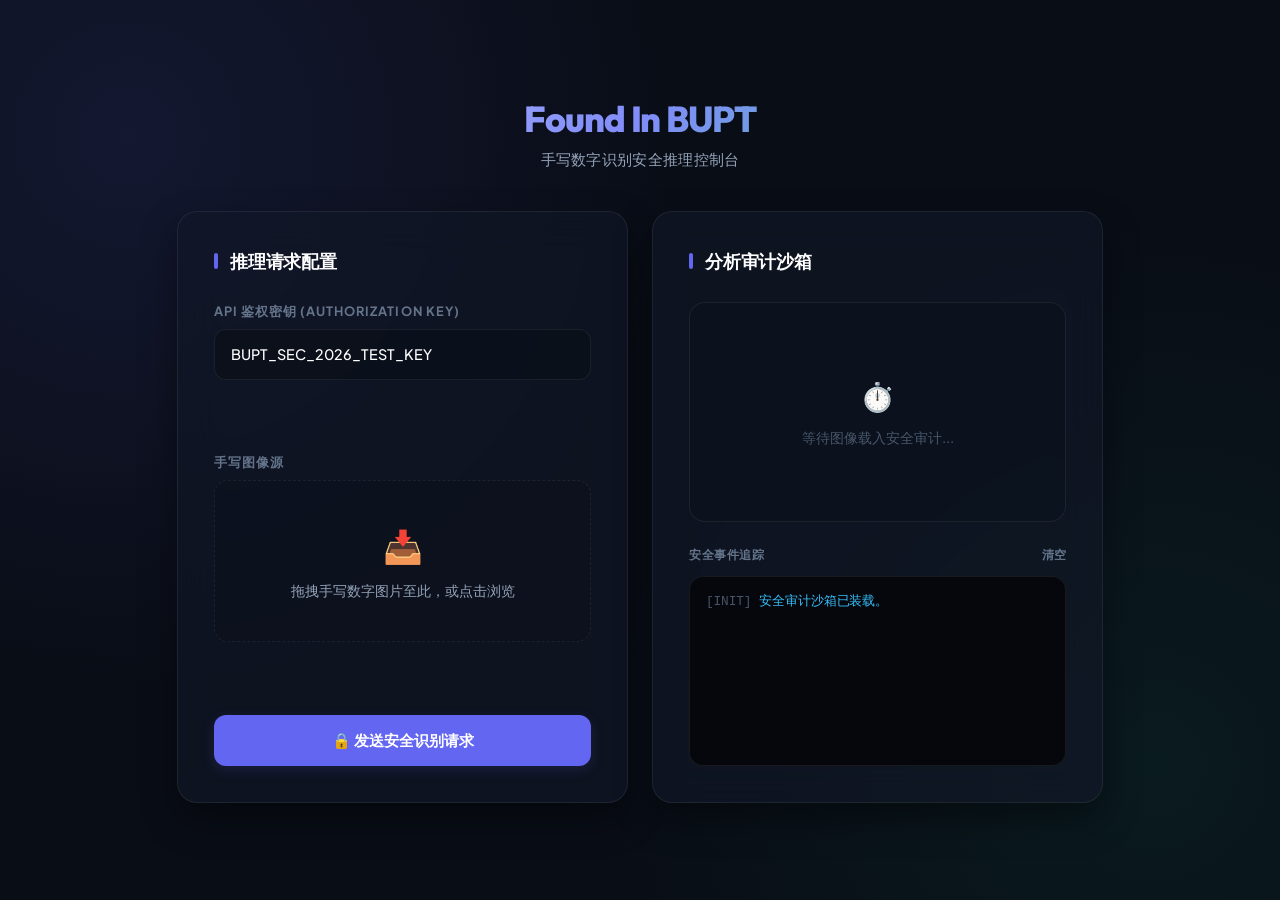
<file: test_client.html>
<!DOCTYPE html>
<html lang="zh-CN">
<head>
    <meta charset="UTF-8">
    <meta name="viewport" content="width=device-width, initial-scale=1.0">
    <title>手写数字分类安全推理平台</title>
    <!-- 引入 Outfit 现代字型与 Bootstrap 样式 -->
    <link href="https://fonts.googleapis.com/css2?family=Plus+Jakarta+Sans:wght@300;400;500;600;700;800&family=Outfit:wght@400;600;800&display=swap" rel="stylesheet">
    <link href="https://cdn.jsdelivr.net/npm/bootstrap@5.3.0/dist/css/bootstrap.min.css" rel="stylesheet">
    <style>
        :root {
            --primary: #6366F1;
            --primary-glow: rgba(99, 102, 241, 0.15);
            --emerald: #10B981;
            --emerald-glow: rgba(16, 185, 129, 0.2);
            --bg: #090D16;
            --card-bg: rgba(17, 24, 39, 0.65);
            --border: rgba(255, 255, 255, 0.07);
            --text-title: #FFFFFF;
            --text-body: #94A3B8;
            --danger: #EF4444;
            --danger-glow: rgba(239, 68, 68, 0.15);
        }

        body {
            font-family: 'Plus Jakarta Sans', system-ui, -apple-system, sans-serif;
            background-color: var(--bg);
            color: var(--text-title);
            min-height: 100vh;
            display: flex;
            flex-direction: column;
            justify-content: center;
            background-image: 
                radial-gradient(circle at 10% 15%, rgba(99, 102, 241, 0.12) 0%, transparent 40%),
                radial-gradient(circle at 90% 85%, rgba(16, 185, 129, 0.08) 0%, transparent 40%);
            padding: 2.5rem 1rem;
        }

        /* 极简高雅头部 */
        .header-section {
            text-align: center;
            margin-bottom: 2.5rem;
        }

        .brand-title {
            font-family: 'Outfit', sans-serif;
            font-weight: 800;
            font-size: 2.25rem;
            letter-spacing: -0.03em;
            background: linear-gradient(135deg, #C7D2FE 0%, #818CF8 50%, #34D399 100%);
            -webkit-background-clip: text;
            -webkit-text-fill-color: transparent;
            margin-bottom: 0.5rem;
        }

        .brand-subtitle {
            color: var(--text-body);
            font-size: 0.95rem;
            font-weight: 400;
            letter-spacing: 0.02em;
        }

        /* 高级卡片 */
        .glass-card {
            background: var(--card-bg);
            backdrop-filter: blur(20px);
            -webkit-backdrop-filter: blur(20px);
            border: 1px solid var(--border);
            border-radius: 20px;
            padding: 2.25rem;
            box-shadow: 0 16px 36px rgba(0, 0, 0, 0.4);
            display: flex;
            flex-direction: column;
            justify-content: space-between;
            transition: all 0.3s cubic-bezier(0.4, 0, 0.2, 1);
        }

        .glass-card:hover {
            border-color: rgba(255, 255, 255, 0.12);
            box-shadow: 0 20px 48px rgba(0, 0, 0, 0.5);
        }

        .section-header {
            font-size: 1.1rem;
            font-weight: 700;
            letter-spacing: -0.01em;
            margin-bottom: 1.75rem;
            display: flex;
            align-items: center;
            color: var(--text-title);
        }

        .section-header::before {
            content: '';
            display: inline-block;
            width: 4px;
            height: 16px;
            background: var(--primary);
            border-radius: 2px;
            margin-right: 0.75rem;
        }

        /* 纯黑极简输入框 */
        .input-group-label {
            font-size: 0.8rem;
            font-weight: 700;
            color: #64748B;
            text-transform: uppercase;
            letter-spacing: 0.08em;
            margin-bottom: 0.5rem;
        }

        .clean-input {
            background: rgba(10, 15, 26, 0.8);
            border: 1px solid var(--border);
            border-radius: 12px;
            color: var(--text-title) !important;
            padding: 0.85rem 1rem;
            font-size: 0.9rem;
            font-weight: 500;
            transition: all 0.2s ease;
        }

        .clean-input:focus {
            background: #0A0F1A;
            border-color: var(--primary);
            box-shadow: 0 0 0 3px var(--primary-glow);
            outline: none;
        }

        /* 极简流线型上传区 */
        .drop-area {
            border: 1.5px dashed var(--border);
            background: rgba(10, 15, 26, 0.3);
            border-radius: 14px;
            padding: 2.5rem 1rem;
            text-align: center;
            cursor: pointer;
            transition: all 0.25s ease;
            position: relative;
        }

        .drop-area:hover, .drop-area.drag-over {
            border-color: var(--primary);
            background: rgba(99, 102, 241, 0.03);
        }

        .drop-icon {
            font-size: 2rem;
            color: var(--primary);
            margin-bottom: 0.75rem;
        }

        .drop-text {
            font-size: 0.85rem;
            color: var(--text-body);
            font-weight: 500;
        }

        .preview-img {
            max-width: 100%;
            max-height: 160px;
            border-radius: 10px;
            border: 1px solid rgba(255, 255, 255, 0.08);
            box-shadow: 0 8px 24px rgba(0, 0, 0, 0.3);
            display: none;
            margin: 0.5rem auto 0 auto;
        }

        /* 发送按钮 */
        .btn-action {
            background: var(--primary);
            border: none;
            color: #FFFFFF;
            font-weight: 600;
            font-size: 0.95rem;
            padding: 0.9rem;
            border-radius: 12px;
            transition: all 0.2s ease;
            box-shadow: 0 4px 14px var(--primary-glow);
        }

        .btn-action:hover {
            background: #5558DD;
            transform: translateY(-1px);
            box-shadow: 0 6px 20px rgba(99, 102, 241, 0.3);
        }

        /* 优雅发光结果区 */
        .result-container {
            background: rgba(10, 15, 26, 0.4);
            border-radius: 16px;
            border: 1px solid var(--border);
            padding: 1.5rem;
            min-height: 220px;
            display: flex;
            flex-direction: column;
            justify-content: center;
            align-items: center;
            position: relative;
        }

        .digit-glow {
            font-family: 'Outfit', sans-serif;
            font-size: 5.5rem;
            font-weight: 800;
            line-height: 1;
            background: linear-gradient(135deg, #10B981 0%, #059669 100%);
            -webkit-background-clip: text;
            -webkit-text-fill-color: transparent;
            filter: drop-shadow(0 0 15px var(--emerald-glow));
            display: none;
            margin-bottom: 0.5rem;
        }

        .digit-glow.intercepted {
            background: linear-gradient(135deg, #EF4444 0%, #DC2626 100%);
            -webkit-background-clip: text;
            -webkit-text-fill-color: transparent;
            filter: drop-shadow(0 0 15px var(--danger-glow));
        }

        .status-badge {
            font-size: 0.85rem;
            font-weight: 700;
            color: var(--emerald);
            display: none;
            margin-bottom: 0.25rem;
        }

        .status-mode {
            font-size: 0.75rem;
            color: var(--text-body);
            display: none;
        }

        .progress-track {
            height: 6px;
            background: rgba(255, 255, 255, 0.06);
            border-radius: 3px;
            width: 70%;
            margin-top: 1rem;
            overflow: hidden;
            display: none;
        }

        .progress-bar-fill {
            height: 100%;
            background: var(--emerald);
            width: 0%;
            transition: width 0.4s ease;
        }

        /* 纯黑黑客风格终端 */
        .terminal-panel {
            background: #05070C;
            border: 1px solid var(--border);
            border-radius: 14px;
            padding: 1rem;
            font-family: 'Courier New', Courier, monospace;
            font-size: 0.8rem;
            height: 190px;
            overflow-y: auto;
            color: #E2E8F0;
        }

        .terminal-header {
            display: flex;
            justify-content: space-between;
            align-items: center;
            margin-bottom: 0.75rem;
        }

        .terminal-title {
            font-size: 0.75rem;
            font-weight: 700;
            color: #64748B;
            text-transform: uppercase;
            letter-spacing: 0.05em;
        }

        .btn-clear {
            background: none;
            border: none;
            color: #64748B;
            font-size: 0.75rem;
            font-weight: 600;
            padding: 0;
            transition: color 0.15s ease;
        }

        .btn-clear:hover {
            color: var(--text-title);
        }

        .terminal-line {
            margin-bottom: 0.35rem;
            line-height: 1.4;
            letter-spacing: -0.01em;
        }

        .t-time {
            color: #475569;
            margin-right: 0.5rem;
        }

        .t-success { color: var(--emerald); }
        .t-warning { color: #FBBF24; }
        .t-danger { color: var(--danger); }
        .t-info { color: #38BDF8; }
    </style>
</head>
<body>

<div class="container py-3">
    <!-- 极简头部 -->
    <div class="header-section">
        <h1 class="brand-title">Found In BUPT</h1>
        <p class="brand-subtitle">手写数字识别安全推理控制台</p>
    </div>

    <!-- 卡片对称双栏布局 -->
    <div class="row g-4 justify-content-center align-items-stretch">
        <!-- 左侧：输入配置 -->
        <div class="col-lg-5 d-flex">
            <div class="glass-card w-100">
                <div class="section-header">推理请求配置</div>
                
                <form id="upload-form" onsubmit="event.preventDefault();" class="d-flex flex-column h-100 justify-content-between">
                    <!-- API Key -->
                    <div class="mb-4">
                        <div class="input-group-label">API 鉴权密钥 (Authorization Key)</div>
                        <input type="text" id="apiKeyInput" class="form-control clean-input" placeholder="输入 Bearer Token" value="BUPT_SEC_2026_TEST_KEY">
                    </div>

                    <!-- 拖拽上传 -->
                    <div class="mb-4 flex-grow-1 d-flex flex-column justify-content-center">
                        <div class="input-group-label">手写图像源</div>
                        <div class="drop-area" id="dropArea" onclick="document.getElementById('fileInput').click();">
                            <div class="drop-icon">📥</div>
                            <span class="drop-text d-block">拖拽手写数字图片至此，或点击浏览</span>
                            <input type="file" id="fileInput" accept=".png,.jpg,.jpeg" style="display: none;">
                            <img id="previewImage" class="preview-img mx-auto" alt="预览">
                        </div>
                    </div>

                    <!-- 提交按钮 -->
                    <button class="btn btn-action w-100" id="predictBtn" onclick="sendPrediction();">
                        🔒 发送安全识别请求
                    </button>
                </form>
            </div>
        </div>

        <!-- 右侧：审计与输出 -->
        <div class="col-lg-5 d-flex">
            <div class="glass-card w-100">
                <div class="section-header">分析审计沙箱</div>
                
                <!-- 结果区 -->
                <div class="result-container" id="resultContainer">
                    <div class="text-center py-4" id="placeholderText" style="color: #475569;">
                        <span class="d-block fs-3 mb-2">⏱️</span>
                        <span style="font-size: 0.85rem; font-weight: 500;">等待图像载入安全审计...</span>
                    </div>
                    
                    <div class="digit-glow" id="digitDisplay"></div>
                    <div class="status-badge" id="resultStatus"></div>
                    <div class="status-mode" id="resultMode"></div>
                    
                    <div class="progress-track" id="progressBar">
                        <div class="progress-bar-fill" id="progressFill"></div>
                    </div>
                </div>

                <!-- 黑客终端日志 -->
                <div class="mt-4">
                    <div class="terminal-header">
                        <span class="terminal-title">安全事件追踪</span>
                        <button class="btn-clear" onclick="clearLogs();">清空</button>
                    </div>
                    <div class="terminal-panel" id="terminalPanel">
                        <div class="terminal-line t-info"><span class="t-time">[INIT]</span>安全审计沙箱已装载。</div>
                    </div>
                </div>
            </div>
        </div>
    </div>
</div>

<script>
    const dropArea = document.getElementById('dropArea');
    const fileInput = document.getElementById('fileInput');
    const previewImage = document.getElementById('previewImage');
    let activeFile = null;

    // 拖拽事件
    ['dragenter', 'dragover'].forEach(eventName => {
        dropArea.addEventListener(eventName, (e) => {
            e.preventDefault();
            dropArea.classList.add('drag-over');
        }, false);
    });

    ['dragleave', 'drop'].forEach(eventName => {
        dropArea.addEventListener(eventName, (e) => {
            e.preventDefault();
            dropArea.classList.remove('drag-over');
        }, false);
    });

    dropArea.addEventListener('drop', (e) => {
        const files = e.dataTransfer.files;
        if (files.length > 0) {
            handleFileSelection(files[0]);
        }
    }, false);

    fileInput.addEventListener('change', (e) => {
        if (fileInput.files.length > 0) {
            handleFileSelection(fileInput.files[0]);
        }
    });

    function handleFileSelection(file) {
        activeFile = file;
        addLog(`载入源文件: "${file.name}" (${(file.size / 1024).toFixed(1)} KB)`, 'info');

        const reader = new FileReader();
        reader.onload = function(e) {
            previewImage.src = e.target.result;
            previewImage.style.display = 'block';
            document.querySelector('#dropArea .drop-icon').style.display = 'none';
            document.querySelector('#dropArea .drop-text').style.display = 'none';
        }
        reader.readAsDataURL(file);
    }

    // 日志系统
    function addLog(msg, type = 'info') {
        const panel = document.getElementById('terminalPanel');
        const time = new Date().toLocaleTimeString('zh-CN', { hour12: false });
        const line = document.createElement('div');
        line.className = `terminal-line t-${type}`;
        line.innerHTML = `<span class="t-time">[${time}]</span> ${escapeHTML(msg)}`;
        panel.appendChild(line);
        panel.scrollTop = panel.scrollHeight;
    }

    function clearLogs() {
        document.getElementById('terminalPanel').innerHTML = '';
        addLog('沙箱日志清除成功。', 'info');
    }

    function escapeHTML(str) {
        return str.replace(/[&<>'"]/g, 
            t => ({ '&': '&amp;', '<': '&lt;', '>': '&gt;', "'": '&#39;', '"': '&quot;' }[t] || t)
        );
    }

    // 图像识别发送
    async function sendPrediction() {
        if (!activeFile) {
            alert('请先载入一张手写数字图片！');
            addLog('拦截阻断: 请求缺少输入源图像。', 'warning');
            return;
        }

        const apiKey = document.getElementById('apiKeyInput').value.trim();
        addLog(`发起推理，校验 API 令牌: "${apiKey ? 'Bearer ******' : 'NULL'}"`, 'info');

        const formData = new FormData();
        formData.append('image', activeFile);

        // 重置 UI
        document.getElementById('placeholderText').style.display = 'block';
        document.getElementById('digitDisplay').style.display = 'none';
        document.getElementById('digitDisplay').classList.remove('intercepted');
        document.getElementById('resultStatus').style.display = 'none';
        document.getElementById('resultMode').style.display = 'none';
        document.getElementById('progressBar').style.display = 'none';

        try {
            const response = await fetch('http://127.0.0.1:5000/api/predict', {
                method: 'POST',
                headers: {
                    'Authorization': apiKey ? `Bearer ${apiKey}` : ''
                },
                body: formData
            });

            const data = await response.json();

            document.getElementById('placeholderText').style.display = 'none';

            if (response.ok && data.success) {
                addLog(`✨ 审计通过。判定结果: ${data.predicted_digit} (置信度: ${(data.confidence * 100).toFixed(1)}%)`, 'success');
                addLog(`[推理引擎] 当前运行模式: ${data.mode}`, 'info');

                const digitDisplay = document.getElementById('digitDisplay');
                digitDisplay.textContent = data.predicted_digit;
                digitDisplay.style.display = 'block';

                const statusEl = document.getElementById('resultStatus');
                statusEl.textContent = `判定成功 (置信度: ${(data.confidence * 100).toFixed(1)}%)`;
                statusEl.className = "status-badge text-success";
                statusEl.style.display = 'block';

                const modeEl = document.getElementById('resultMode');
                modeEl.textContent = `推理模式: ${data.mode === 'REAL_CNN_INFERENCE' ? '深度神经网络' : '沙箱安全模拟'}`;
                modeEl.style.display = 'block';

                document.getElementById('progressBar').style.display = 'block';
                document.getElementById('progressFill').style.width = `${data.confidence * 100}%`;
                
            } else {
                addLog(`🛡️ 安全安检拦截！拦截状态: ${response.status}`, 'danger');
                addLog(`[防御原因] [${data.error_type || 'SECURITY_ALERT'}] ${data.message}`, 'danger');
                
                const digitDisplay = document.getElementById('digitDisplay');
                digitDisplay.textContent = '🛡️';
                digitDisplay.classList.add('intercepted');
                digitDisplay.style.display = 'block';

                const statusEl = document.getElementById('resultStatus');
                statusEl.textContent = '安全加固防御拦截';
                statusEl.className = "status-badge text-danger";
                statusEl.style.display = 'block';

                const modeEl = document.getElementById('resultMode');
                modeEl.textContent = `策略组: ${data.error_type || '防御阻断'}`;
                modeEl.style.display = 'block';
            }
        } catch (err) {
            addLog(`🚨 通信链路故障！请确认本地 Flask 安全 API 服务是否在运行。`, 'danger');
            alert('无法建立与本地 Flask 安全 API 服务的连接，请确认 Python 服务已开启！');
        }
    }
</script>
</body>
</html>
</file>
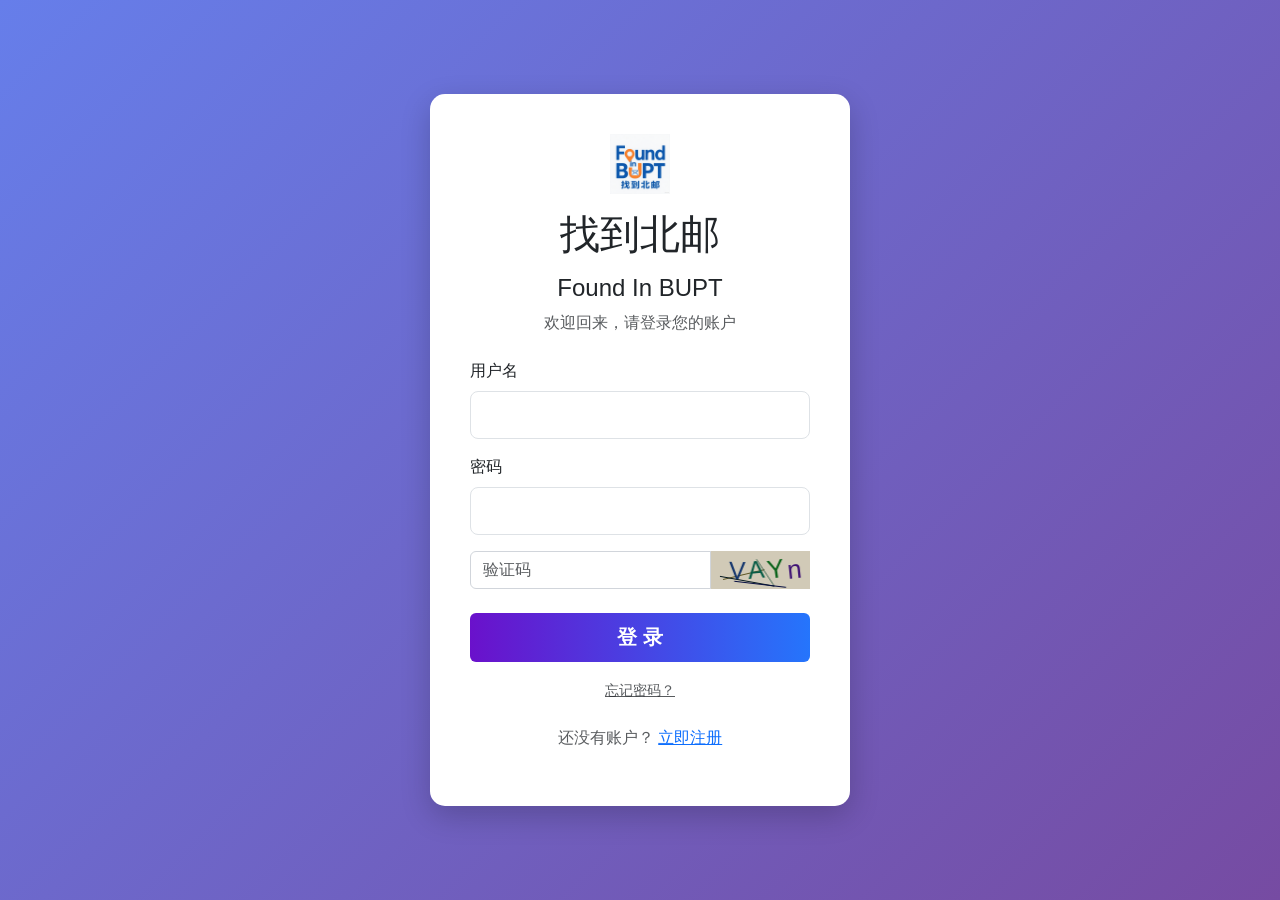
<file: 成员代码/詹冲-校园失物招领平台/frontend/login.html>
<!DOCTYPE html>
<html lang="zh-CN">
<head>
    <meta charset="UTF-8">
    <meta name="viewport" content="width=device-width, initial-scale=1.0">
    <title>登录 - 找到北邮 Found In BUPT</title>
    <link rel="icon" type="image/jpeg" href="assets/images/logo.jpg">
    
    <link href="https://cdn.jsdelivr.net/npm/bootstrap@5.3.3/dist/css/bootstrap.min.css" rel="stylesheet">
    <link rel="stylesheet" href="https://cdnjs.cloudflare.com/ajax/libs/font-awesome/6.5.1/css/all.min.css">
    
    <link rel="stylesheet" href="assets/css/style.css"> 
    <link rel="stylesheet" href="assets/css/login.css">
</head>
<body>
    <div class="auth-card">
        <div class="auth-form">
            <form id="login-form" class="needs-validation" novalidate>
                <div class="text-center mb-4">
                    <img src="assets/images/logo.jpg" alt="找到北邮标志" class="auth-logo">
                    <h1 class="mt-3">找到北邮</h1>
                    <h4 class="mt-3">Found In BUPT</h4>
                    <p class="text-muted">欢迎回来，请登录您的账户</p>
                </div>

                <div class="mb-3">
                    <label for="username" class="form-label">用户名</label>
                    <input type="text" class="form-control form-control-lg" id="username" name="username" required>
                    <div class="invalid-feedback">请输入您的用户名。</div>
                </div>

                <div class="mb-3 password-wrapper">
                    <label for="password" class="form-label">密码</label>
                    <input type="password" class="form-control form-control-lg" id="password" name="password" required>
                </div>

                <div class="input-group mb-3">
                    <input type="text" class="form-control captcha-input" id="login-captcha-input" placeholder="验证码" required>
                    <canvas id="login-captcha-img"
                        class="captcha-canvas"
                        title="点击刷新验证码">
                    </canvas>
                </div>

                <div class="d-grid mt-4">
                    <button type="submit" class="btn btn-primary btn-lg">登 录</button>
                </div>

                <div class="text-center mt-3">
                    <a href="#" id="forgot-password-link" class="text-muted small">忘记密码？</a>
                </div>

                <p class="mt-4 text-center text-muted">
                    还没有账户？ <a href="register.html">立即注册</a>
                </p>
            </form>
        </div>
    </div>

    <div id="toast" class="toast hidden"></div>

    <div id="forgot-password-modal" class="modal-backdrop hidden">
        <div class="modal-content modal-content-md">
            <h3 class="modal-title">找回密码</h3>
            <form id="forgot-password-form">
                <div id="fp-step-1">
                    <label for="fp-username" class="form-label">请输入您的用户名</label>
                    <div class="input-group">
                        <input type="text" id="fp-username" class="form-control" required>
                        <button type="button" id="fp-get-question-btn" class="btn btn-support">获取安全问题</button>
                    </div>
                </div>
                <div id="fp-step-2" class="hidden">
                    <div class="mb-3">
                        <label class="form-label">您的安全问题是:</label>
                        <p id="fp-question-display" class="form-control-plaintext bg-light p-2 rounded"></p>
                    </div>
                    <div class="mb-3">
                        <label for="fp-answer" class="form-label">请输入答案</label>
                        <input type="text" id="fp-answer" class="form-control" required>
                    </div>
                    <hr class="my-4">
                    <div class="mb-3">
                        <label for="fp-new-password" class="form-label">新密码</label>
                        <input type="password" id="fp-new-password" class="form-control" required minlength="6">
                    </div>
                    <div class="mb-3">
                        <label for="fp-confirm-password" class="form-label">确认新密码</label>
                        <input type="password" id="fp-confirm-password" class="form-control" required>
                    </div>
                </div>
                <div class="modal-actions">
                    <button type="button" class="btn btn-secondary" onclick="closeModal('forgot-password-modal')">取消</button>
                    <button type="submit" class="btn btn-primary" id="fp-submit-btn" disabled>确认重置</button>
                </div>
            </form>
        </div>
    </div>

    <script src="assets/js/script.js"></script>
</body>
</html>
</file>
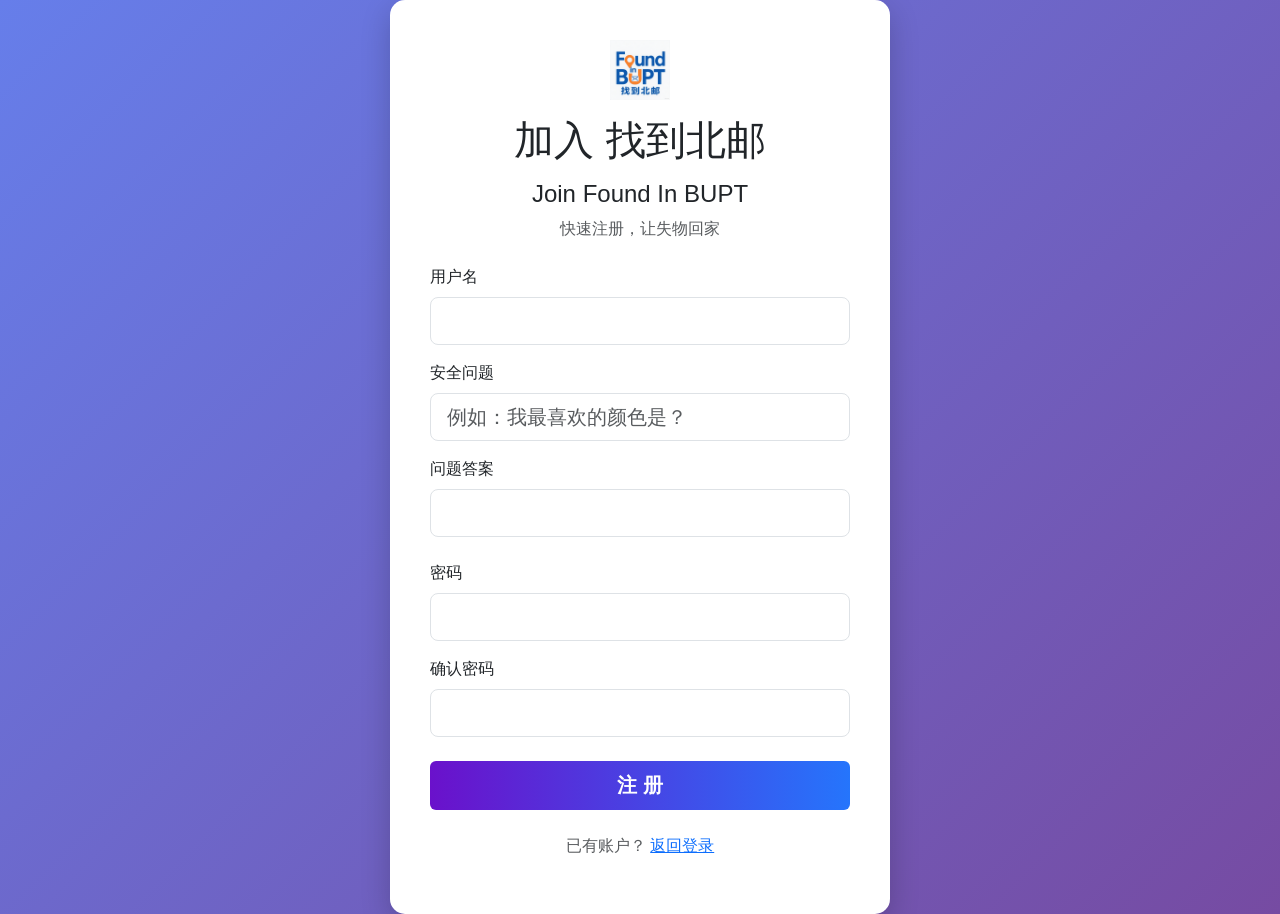
<file: 成员代码/詹冲-校园失物招领平台/frontend/register.html>
<!DOCTYPE html>
<html lang="zh-CN">
<head>
    <meta charset="UTF-8">
    <meta name="viewport" content="width=device-width, initial-scale=1.0">
    <title>注册 - 找到北邮 Found In BUPT</title>
    <link rel="icon" type="image/jpeg" href="assets/images/logo.jpg">

    <link href="https://cdn.jsdelivr.net/npm/bootstrap@5.3.3/dist/css/bootstrap.min.css" rel="stylesheet">
    <link rel="stylesheet" href="https://cdnjs.cloudflare.com/ajax/libs/font-awesome/6.5.1/css/all.min.css">

    <link rel="stylesheet" href="assets/css/style.css"> 
    <link rel="stylesheet" href="assets/css/register.css">
</head>
<body>
    <div class="auth-card">
        <div class="auth-form">
            <form id="register-form" class="needs-validation" novalidate>
                 <div class="text-center mb-4">
                    <img src="assets/images/logo.jpg" alt="找到北邮标志" class="auth-logo">
                    <h1 class="mt-3">加入 找到北邮</h1>
                    <h4 class="mt-3">Join Found In BUPT</h4>
                    <p class="text-muted">快速注册，让失物回家</p>
                </div>

                <div class="mb-3">
                    <label for="username" class="form-label">用户名</label>
                    <input type="text" class="form-control form-control-lg" id="username" name="username" required>
                     <div class="invalid-feedback">请输入一个用户名。</div>
                </div>

                <div class="mb-3">
                    <label for="securityQuestion" class="form-label">安全问题</label>
                    <input type="text" class="form-control form-control-lg" id="securityQuestion" name="securityQuestion" placeholder="例如：我最喜欢的颜色是？" required>
                    <div class="invalid-feedback">请输入一个安全问题。</div>
                </div>

                <div class="mb-4">
                    <label for="securityAnswer" class="form-label">问题答案</label>
                    <input type="text" class="form-control form-control-lg" id="securityAnswer" name="securityAnswer" required>
                    <div class="invalid-feedback">请输入您的答案。</div>
                </div>

                <div class="mb-3 password-wrapper">
                    <label for="password" class="form-label">密码</label>
                    <input type="password" class="form-control form-control-lg" id="password" name="password" required minlength="6">
                    <div class="invalid-feedback">密码长度至少为6个字符。</div>
                </div>

                <div class="mb-4">
                    <label for="confirmPassword" class="form-label">确认密码</label>
                    <input type="password" class="form-control form-control-lg" id="confirmPassword" name="confirmPassword" required>
                    <div class="invalid-feedback">两次输入的密码不匹配。</div>
                </div>

                <div class="d-grid mt-4">
                    <button type="submit" class="btn btn-primary btn-lg">注 册</button>
                </div>

                <p class="mt-4 text-center text-muted">
                    已有账户？ <a href="login.html">返回登录</a>
                </p>
            </form>
        </div>
    </div>

    <div id="toast" class="toast hidden"></div>

    <script src="assets/js/script.js"></script>
</body>
</html>
</file>
<file: 成员代码/詹冲-校园失物招领平台/frontend/assets/css/style.css>
:root {
    --primary-color: #3b82f6;
    --accent-color: #10b981;
    --secondary-color: #6b7280;
    --danger-color: #ef4444;
}

body {
    font-family: 'Helvetica Neue', Arial, 'Hiragino Sans GB', 'Microsoft YaHei', sans-serif;
}
.btn {
    padding: 0.6rem 1.2rem;
    border-radius: 0.375rem;
    font-weight: 600;
    color: white;
    transition: all 0.2s;
    cursor: pointer;
    border: none;
    display: inline-flex;
    align-items: center;
    justify-content: center;
}

.btn:disabled {
    opacity: 0.5;
    cursor: not-allowed;
}
.btn-primary { background-color: var(--primary-color); }
.btn-primary:hover:not(:disabled) { background-color: #2563eb; }
.btn-accent { background-color: var(--accent-color); }
.btn-accent:hover:not(:disabled) { background-color: #059669; }
.btn-secondary { background-color: var(--secondary-color); }
.btn-secondary:hover:not(:disabled) { background-color: #4b5563; }
.btn-danger { background-color: var(--danger-color); }
.btn-danger:hover:not(:disabled) { background-color: #dc2626; }
.btn-sm {
    padding: 0.25rem 0.75rem;
    font-size: 0.875rem;
}

.input-group {
    margin-bottom: 1rem;
}
.input-group label {
    display: block;
    font-weight: 500;
    color: #374151;
    margin-bottom: 0.5rem;
}
.input-group input,
.input-group select,
.input-group textarea,
.input-group-input {
    width: 100%;
    padding: 0.75rem;
    border: 1px solid #d1d5db;
    border-radius: 0.375rem;
    transition: border-color 0.2s;
}

.input-group input:focus,
.input-group select:focus,
.input-group textarea:focus,
.input-group-input:focus {
    outline: none;
    border-color: var(--primary-color);
    box-shadow: 0 0 0 2px rgba(59, 130, 246, 0.4);
}

.section-title {
    font-size: 1.875rem;
    font-weight: bold;
    color: #1f2937;
    margin-bottom: 1.5rem;
    border-bottom: 3px solid var(--primary-color);
    padding-bottom: 0.5rem;
}

.section-title-compact {
    font-size: 1.25rem;
    margin-bottom: 1rem;
}

.section-title-page {
    font-size: 1.5rem;
    margin-bottom: 1.5rem;
}

.header {
    background-color: var(--primary-color);
    box-shadow: 0 4px 6px -1px rgba(0, 0, 0, 0.1);
    position: sticky;
    top: 0;
    z-index: 40;
}

.hidden {
    display: none !important;
}

.filter-container {
    background-color: #f9fafb;
    padding: 1rem;
    border-radius: 0.5rem;
    margin-bottom: 1.5rem;
}

.filter-options {
    display: flex;
    flex-wrap: wrap;
    gap: 0.75rem;
}
.filter-options-item input {
    display: none;
}

.filter-options-item label {
    background-color: white;
    padding: 0.3rem 0.8rem;
    border: 1px solid #d1d5db;
    border-radius: 9999px;
    cursor: pointer;
    transition: all 0.2s;
    font-size: 0.875rem;
    color: #374151;
}

.filter-options-item input:checked + label {
    background-color: var(--primary-color);
    color: white;
    border-color: var(--primary-color);
}

.item-list {
    display: grid;
    grid-template-columns: 1fr;
    gap: 1.5rem;
}
@media (min-width: 768px) {
    .item-list { grid-template-columns: repeat(2, 1fr); }
}

.item-card {
    position: relative;
    background-color: white;
    border-radius: 0.75rem;
    box-shadow: 0 4px 6px -1px rgba(0, 0, 0, 0.05);
    overflow: hidden;
    transition: transform 0.2s, box-shadow 0.2s;
    display: flex;
    flex-direction: column;
    border: 1px solid #e5e7eb;
}
.item-card:hover {
    transform: translateY(-3px);
    box-shadow: 0 10px 15px -3px rgba(0, 0, 0, 0.07);
}

.item-card-elevated {
    box-shadow: 0 10px 15px -3px rgba(0, 0, 0, 0.08);
}
.item-card-image {
    width: 100%;
    height: 200px;
    object-fit: cover;
}
.item-card-content {
    padding: 1rem;
    flex-grow: 1;
    display: flex;
    flex-direction: column;
}
.item-card-title {
    font-size: 1.25rem;
    font-weight: bold;
    color: #111827;
    margin-bottom: 0.5rem;
}
.item-card-desc {
    color: #4b5563;
    margin-bottom: 1rem;
    flex-grow: 1;
    line-height: 1.5;
    font-size: 0.9rem;
}
.item-card-footer {
    display: flex;
    justify-content: space-between;
    align-items: center;
    font-size: 0.875rem;
    color: #6b7280;
    border-top: 1px solid #f3f4f6;
    padding-top: 0.75rem;
    margin-top: auto;
}

.item-status {
    padding: 0.25rem 0.75rem;
    border-radius: 9999px;
    font-weight: 500;
    font-size: 0.8rem;
}
.status-未找到 { background-color: #fef3c7; color: #92400e; }
.status-正在联系中 { background-color: #dbeafe; color: #1e40af; }
.status-已找回 { background-color: #d1fae5; color: #065f46; }

.item-id-prominent {
    font-size: 1.1rem;
    font-weight: 700;
    color: #c2410c;
    background-color: #fef3c7;
    padding: 0.3rem 0.6rem;
    border-radius: 0.25rem;
    margin: 0.5rem 0;
    border: 1px solid #fcd34d;
    display: inline-block;
}
.modal-backdrop {
    position: fixed;
    top: 0;
    left: 0;
    width: 100%;
    height: 100%;
    background-color: rgba(17, 24, 39, 0.6);
    display: flex;
    justify-content: center;
    align-items: center;
    z-index: 50;
    backdrop-filter: blur(4px);
}
.modal-content {
    background-color: white;
    padding: 2rem;
    border-radius: 0.5rem;
    width: 90%;
    max-width: 40rem;
    max-height: 90vh;
    overflow-y: auto;
}
.modal-content-md {
    max-width: 32rem;
}

.modal-content-lg {
    max-width: 40rem;
}

.modal-content-xl {
    max-width: 56rem;
}

.modal-title {
    font-size: 1.5rem;
    font-weight: bold;
    margin-bottom: 1.5rem;
}
.modal-actions {
    display: flex;
    justify-content: flex-end;
    gap: 1rem;
    margin-top: 1.5rem;
}
.notification-badge {
    position: absolute;
    top: -5px;
    right: -8px;
    background-color: var(--danger-color);
    color: white;
    border-radius: 50%;
    width: 18px;
    height: 18px;
    font-size: 0.7rem;
    display: flex;
    justify-content: center;
    align-items: center;
    font-weight: bold;
}
.notifications-panel {
    position: absolute;
    right: 0;
    top: 100%;
    margin-top: 0.75rem;
    background-color: white;
    border-radius: 0.5rem;
    box-shadow: 0 10px 15px -3px rgba(0, 0, 0, 0.1);
    width: 24rem;
    max-height: 30rem;
    overflow-y: auto;
    z-index: 60;
}
.notification-item {
    padding: 1rem;
    border-bottom: 1px solid #e5e7eb;
}
.notification-item.unread {
    background-color: #eff6ff; /* 未读通知背景色 */
}
.notification-actions {
    margin-top: 0.75rem;
    display: flex;
    gap: 0.5rem;
}
.user-menu-dropdown {
    position: absolute;
    right: 0;
    top: 100%;
    margin-top: 0.75rem;
    background-color: white;
    border-radius: 0.375rem;
    box-shadow: 0 4px 6px -1px rgba(0, 0, 0, 0.1);
    z-index: 60;
    width: 10rem;
    overflow: hidden;
}
.dropdown-item {
    display: flex;
    align-items: center;
    padding: 0.75rem 1rem;
    font-size: 0.9rem;
    color: #374151;
    cursor: pointer;
    transition: background-color 0.2s;
}
.dropdown-item:hover {
    background-color: #f3f4f6;
}
.chat-modal-content {
    display: flex;
    flex-direction: column;
    height: 80vh;
    width: 90vw;
    max-width: 600px;
    padding: 1.5rem;
}
.chat-header {
    border-bottom: 1px solid #e5e7eb;
    padding-bottom: 1rem;
    margin-bottom: 1rem;
}

.chat-messages {
    flex-grow: 1;
    background-color: #f9fafb;
    padding: 1rem;
    border-radius: 0.5rem;
    overflow-y: auto;
    display: flex;
    flex-direction: column;
    gap: 0.75rem;
}

.chat-bubble {
    padding: 0.75rem 1rem;
    border-radius: 1.25rem;
    max-width: 80%;
    word-wrap: break-word;
    line-height: 1.4;
}

.chat-bubble-sent {
    background-color: var(--primary-color);
    color: white;
    border-bottom-right-radius: 0.25rem;
    align-self: flex-end;
}

.chat-bubble-received {
    background-color: #e5e7eb;
    color: #1f2937;
    border-bottom-left-radius: 0.25rem;
    align-self: flex-start;
}

.chat-bubble .chat-image {
    max-width: 250px;
    border-radius: 0.75rem;
    cursor: pointer;
}

.chat-form {
    display: flex;
    gap: 0.5rem;
    margin-top: 1rem;
}

.chat-upload-trigger {
    padding-top: 0.625rem;
    padding-bottom: 0.625rem;
}

.chat-list-container {
    max-width: 800px;
    margin: 0 auto;
    background: white;
    padding: 1.5rem;
    border-radius: 0.5rem;
    box-shadow: 0 4px 6px -1px rgba(0, 0, 0, 0.05);
}
.chat-list-item {
    display: flex;
    align-items: center;
    padding: 1rem;
    border-bottom: 1px solid #e5e7eb;
    cursor: pointer;
    transition: background-color 0.2s;
}
.chat-list-item:hover {
    background-color: #f9fafb;
}
.chat-list-avatar {
    width: 50px;
    height: 50px;
    border-radius: 50%;
    background-color: var(--secondary-color);
    color: white;
    display: flex;
    align-items: center;
    justify-content: center;
    font-weight: bold;
    font-size: 1.2rem;
    flex-shrink: 0;
}
.chat-list-info {
    flex-grow: 1;
    margin-left: 1rem;
    overflow: hidden;
}
.chat-list-header {
    display: flex;
    justify-content: space-between;
    align-items: center;
}
.chat-list-preview {
    font-size: 0.875rem;
    color: #4b5563;
    white-space: nowrap;
    overflow: hidden;
    text-overflow: ellipsis;
}

.toast {
    position: fixed;
    bottom: -100px;
    left: 50%;
    transform: translateX(-50%);
    padding: 1rem 2rem;
    border-radius: 0.5rem;
    color: white;
    font-weight: 600;
    box-shadow: 0 4px 6px -1px rgba(0, 0, 0, 0.1);
    z-index: 100;
    transition: bottom 0.5s ease-in-out;
}

.toast.show {
    bottom: 2rem;
}
.claim-item-list {
    max-height: 200px;
    overflow-y: auto;
    border: 1px solid #e5e7eb;
    border-radius: 0.375rem;
    margin-top: 1rem;
    margin-bottom: 1rem;
    padding: 0.5rem;
    background-color: #f9fafb;
}
.claim-item-label {
    display: flex;
    align-items: center;
    padding: 0.75rem;
    cursor: pointer;
    border-bottom: 1px solid #e5e7eb;
    transition: background-color 0.2s;
}
.claim-item-label:last-child { border-bottom: none; }
.claim-item-label:hover { background-color: #f3f4f6; }
.claim-item-label input[type="radio"] {
    margin-right: 0.75rem;
    flex-shrink: 0;
    width: 1rem;
    height: 1rem;
}
.claim-item-info {
    display: flex;
    flex-direction: column;
}
.claim-item-info small {
    color: #6b7280;
    font-size: 0.8rem;
    margin-top: 2px;
}
.ai-match-item {
    display: flex;
    gap: 1rem;
    align-items: center;
    padding: 1rem;
    background-color: #f9fafb;
    border-radius: 0.5rem;
    border: 1px solid #e5e7eb;
}
.ai-match-item img {
    width: 120px;
    height: 80px;
    object-fit: cover;
    border-radius: 0.25rem;
    flex-shrink: 0;
}
.ai-match-info { flex-grow: 1; }
.ai-match-actions {
    display: flex;
    flex-direction: column;
    gap: 0.5rem;
}

.page-container {
    display: flex;
    flex-direction: column;
    height: calc(100vh - 84px);
}
.content-grid {
    display: grid;
    grid-template-columns: 1fr;
    gap: 2rem;
    flex-grow: 1;
    min-height: 0;
}
@media (min-width: 1280px) {
    .content-grid {
        grid-template-columns: repeat(2, 1fr);
    }
}
.content-panel {
    display: flex;
    flex-direction: column;
    min-height: 0;
}
.content-panel-header {
    flex-shrink: 0;
}

.item-list-scroll-wrapper {
    flex-grow: 1;
    overflow-y: auto;
    margin-top: 1rem;
    padding: 0.25rem;
}

.search-bar {
    display: flex;
    gap: 0.5rem;
    margin-bottom: 1rem;
}
.filter-group {
    margin-top: 1rem;
}
.filter-group legend {
    font-weight: 500;
    margin-bottom: 0.5rem;
}

.bg-green-500 { background-color: #22c55e; }
.bg-red-500 { background-color: #ef4444; }

.chat-image-loading {
    display: inline-block;
    color: #888;
    font-size: 0.95rem;
    background: repeating-linear-gradient(90deg, #f3f4f6 0 10px, #e5e7eb 10px 20px);
    border-radius: 0.75rem;
    padding: 0.7rem 1.2rem;
    min-width: 120px;
    text-align: center;
    animation: chat-loading-blink 1.2s infinite;
}

@keyframes chat-loading-blink {
    0%, 100% { opacity: 0.7; }
    50% { opacity: 1; }
}

.chat-image-fail {
    color: #ef4444;
    background: #fef2f2;
    border-radius: 0.75rem;
    padding: 0.7rem 1.2rem;
    min-width: 120px;
    text-align: center;
    font-size: 0.95rem;
}

.my-item-badge {
    position: absolute;
    top: 0.75rem;
    left: -0.75rem;
    z-index: 2;
    background: linear-gradient(90deg, #fbbf24 80%, #fde68a 100%);
    color: #fff;
    font-weight: bold;
    font-size: 0.95rem;
    padding: 0.25rem 1.2rem 0.25rem 0.9rem;
    border-radius: 0 1.2rem 1.2rem 0;
    box-shadow: 0 2px 8px rgba(251,191,36,0.08);
    letter-spacing: 0.05em;
    transform: rotate(-8deg);
    box-sizing: border-box;
    pointer-events: none;
    text-shadow: 0 1px 2px #b45309;
}

.auth-logo {
    width: auto;
    height: 60px;
    object-fit: contain;
    display: inline-block;
}

.auth-brand-icon {
    color: var(--primary-color);
}

.captcha-input {
    height: 38px;
}

.captcha-canvas {
    width: 100px;
    height: 38px;
    cursor: pointer;
    user-select: none;
    border-left: 1px solid #dee2e6;
    font-family: 'Courier New', monospace;
    font-size: 1.2rem;
    background-color: #f0f0f0;
    display: flex;
    align-items: center;
    justify-content: center;
}

.map-modal-content {
    position: relative;
    background: #fff;
    padding: 10px;
    overflow: auto;
    transform-origin: top left;
}

.map-modal-close {
    position: absolute;
    top: 5px;
    right: 10px;
    cursor: pointer;
    font-size: 18px;
    z-index: 10;
}

.map-modal-image {
    display: block;
    height: auto;
}

.edit-location-row {
    display: flex;
    gap: 0.5rem;
    align-items: center;
}

.edit-location-input {
    flex: 1;
}

.nowrap-button {
    white-space: nowrap;
}

.input-with-action {
    padding-right: 7rem;
}

.admin-panel {
    background-color: #fff;
    padding: 1.5rem;
    border-radius: 0.5rem;
    box-shadow: 0 1px 3px 0 rgba(0, 0, 0, 0.1), 0 1px 2px 0 rgba(0, 0, 0, 0.06);
}

.table-header {
    padding: 0.75rem 1rem;
    text-align: left;
    font-size: 0.75rem;
    font-weight: 600;
    color: #4b5563;
    text-transform: uppercase;
    letter-spacing: 0.05em;
    background-color: #f9fafb;
}

.table-cell {
    padding: 0.75rem 1rem;
    border-top: 1px solid #e5e7eb;
}

.btn-support {
    background-color: #6a11cb;
    color: #fff;
    border: none;
}

.btn-support:hover:not(:disabled) {
    background-color: #5a0eae;
    color: #fff;
}
</file>
<file: 成员代码/詹冲-校园失物招领平台/frontend/assets/css/login.css>
body {
    background: linear-gradient(135deg, #667eea 0%, #764ba2 100%);
    display: flex;
    align-items: center;
    justify-content: center;
    min-height: 100vh;
    font-family: 'Segoe UI', Tahoma, Geneva, Verdana, sans-serif;
}

.auth-card {
    width: 100%;
    max-width: 420px;
    background-color: white;
    border-radius: 15px;
    border: none;
    box-shadow: 0 10px 30px rgba(0, 0, 0, 0.2);
    overflow: hidden;
}

.auth-form {
    padding: 2.5rem;
}

.form-control-lg {
    border-radius: 8px;
}

.btn-primary {
    background: linear-gradient(to right, #6a11cb 0%, #2575fc 100%);
    border: none;
    transition: transform 0.2s;
}

.btn-primary:hover {
    transform: translateY(-2px);
    box-shadow: 0 4px 15px rgba(0, 0, 0, 0.2);
}

h2 {
    font-weight: 700;
    color: #333;
}

.password-wrapper {
    position: relative;
}

.toggle-password {
    position: absolute;
    top: 50%;
    right: 15px;
    transform: translateY(-50%);
    cursor: pointer;
    color: #6c757d;
}
</file>
<file: 成员代码/詹冲-校园失物招领平台/frontend/assets/css/register.css>
body {
    background: linear-gradient(135deg, #667eea 0%, #764ba2 100%);
    display: flex;
    align-items: center;
    justify-content: center;
    min-height: 100vh;
    font-family: 'Segoe UI', Tahoma, Geneva, Verdana, sans-serif;
}

.auth-card {
    width: 100%;
    max-width: 500px;
    background-color: white;
    border-radius: 15px;
    border: none;
    box-shadow: 0 10px 30px rgba(0, 0, 0, 0.2);
    overflow: hidden;
}

.auth-form {
    padding: 2.5rem;
}

.form-control-lg {
    border-radius: 8px;
}

.btn-primary {
    background: linear-gradient(to right, #6a11cb 0%, #2575fc 100%);
    border: none;
    transition: transform 0.2s;
}

.btn-primary:hover {
    transform: translateY(-2px);
    box-shadow: 0 4px 15px rgba(0, 0, 0, 0.2);
}

h2 {
    font-weight: 700;
    color: #333;
}

.password-wrapper {
    position: relative;
}

.toggle-password {
    position: absolute;
    top: 50%;
    right: 15px;
    transform: translateY(-50%);
    cursor: pointer;
    color: #6c757d;
}
</file>
